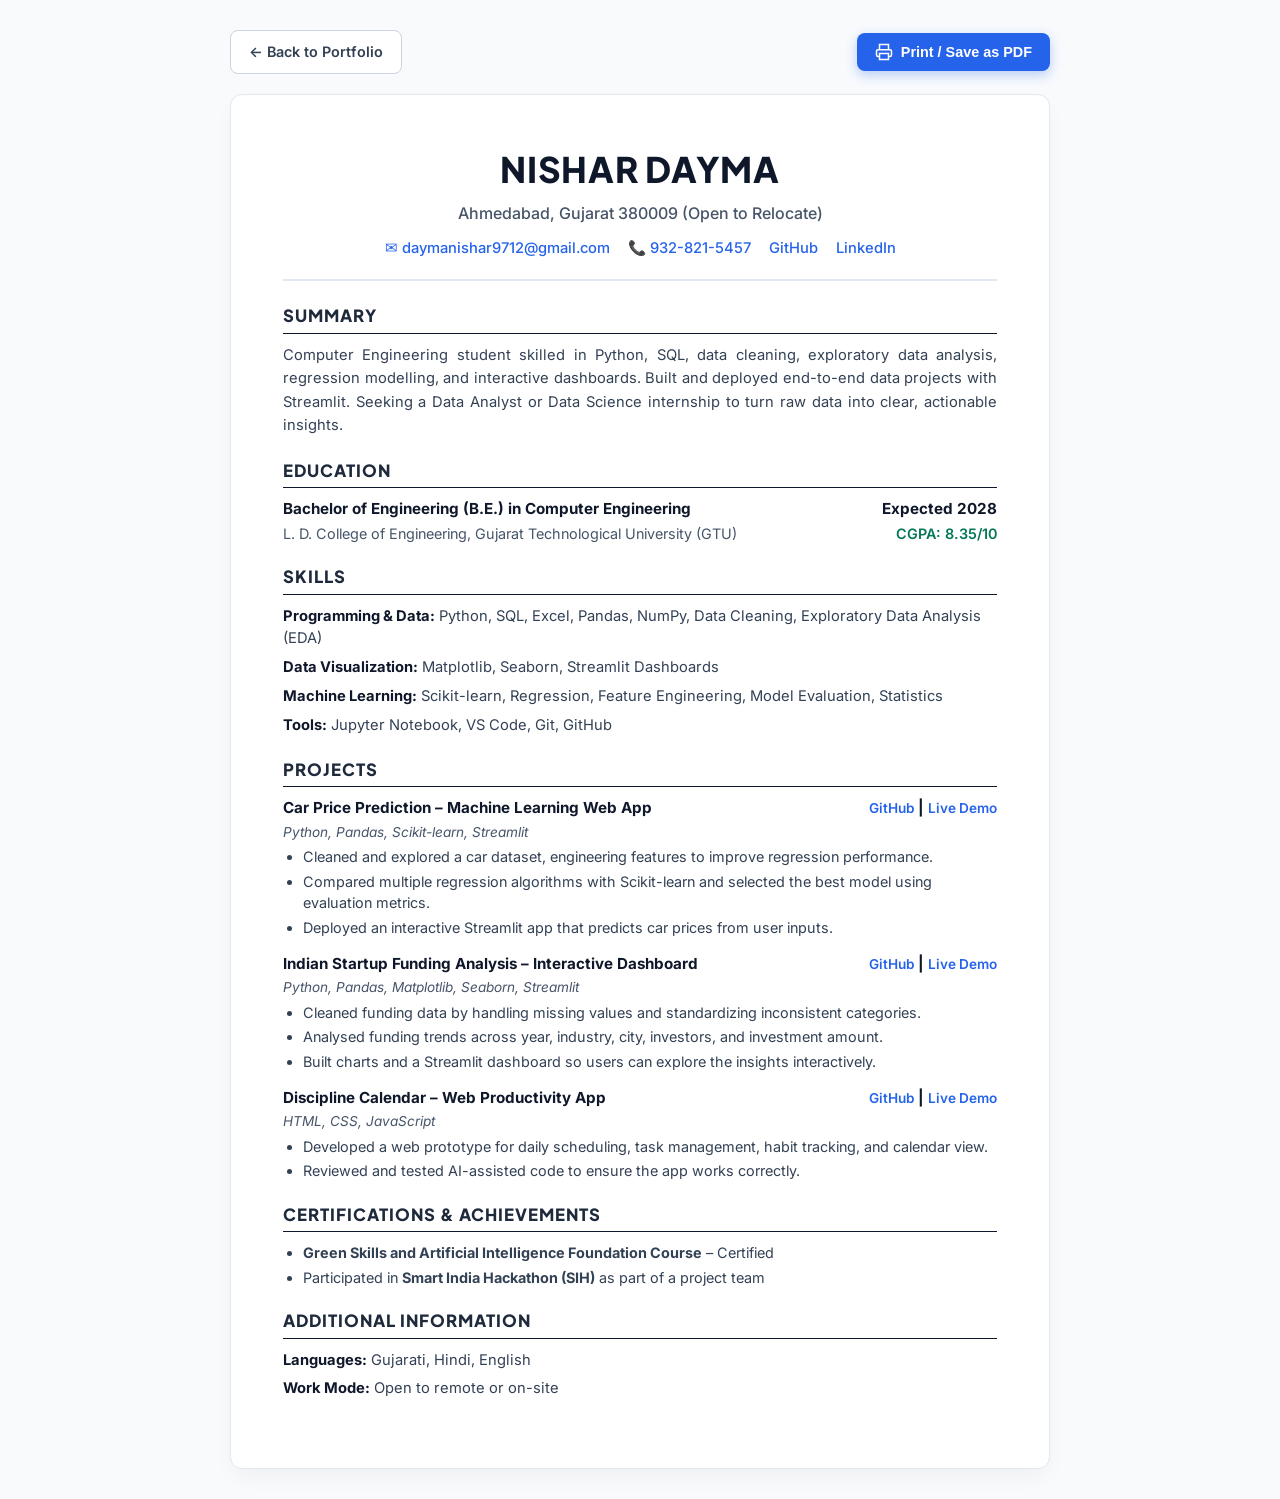
<file: resume.html>
<!DOCTYPE html>
<html lang="en">
<head>
  <meta charset="UTF-8">
  <meta name="viewport" content="width=device-width, initial-scale=1.0">
  <title>Nishar Dayma - Resume / Curriculum Vitae</title>
  <meta name="description" content="Resume of Nishar Dayma - Computer Engineering student at L. D. College of Engineering, GTU. Seeking Data Analyst or Data Science internship.">
  <link rel="preconnect" href="https://fonts.googleapis.com">
  <link rel="preconnect" href="https://fonts.gstatic.com" crossorigin>
  <link href="https://fonts.googleapis.com/css2?family=Inter:wght@400;500;600;700;800&family=Plus+Jakarta+Sans:wght@600;700;800&family=JetBrains+Mono:wght@400;500&display=swap" rel="stylesheet">
  <style>
    :root {
      --primary: #1e293b;
      --accent: #2563eb;
      --text: #0f172a;
      --text-muted: #475569;
      --border: #e2e8f0;
      --bg-page: #f8fafc;
      --bg-card: #ffffff;
    }

    * {
      box-sizing: border-box;
      margin: 0;
      padding: 0;
    }

    body {
      font-family: 'Inter', -apple-system, BlinkMacSystemFont, sans-serif;
      background-color: var(--bg-page);
      color: var(--text);
      line-height: 1.5;
      padding: 30px 16px;
    }

    .toolbar {
      max-width: 820px;
      margin: 0 auto 20px auto;
      display: flex;
      justify-content: space-between;
      align-items: center;
      gap: 12px;
      flex-wrap: wrap;
    }

    .btn {
      display: inline-flex;
      align-items: center;
      gap: 8px;
      padding: 10px 18px;
      border-radius: 8px;
      font-size: 0.9rem;
      font-weight: 600;
      cursor: pointer;
      text-decoration: none;
      transition: all 0.2s ease;
    }

    .btn-back {
      background: #ffffff;
      color: #334155;
      border: 1px solid #cbd5e1;
    }
    .btn-back:hover {
      background: #f1f5f9;
      color: #0f172a;
    }

    .btn-print {
      background: #2563eb;
      color: #ffffff;
      border: none;
      box-shadow: 0 4px 12px rgba(37, 99, 235, 0.3);
    }
    .btn-print:hover {
      background: #1d4ed8;
    }

    /* Resume Page Container (Standard A4 / Letter format) */
    .resume-container {
      max-width: 820px;
      margin: 0 auto;
      background: var(--bg-card);
      border: 1px solid var(--border);
      border-radius: 12px;
      padding: 48px 52px;
      box-shadow: 0 10px 25px -5px rgba(0, 0, 0, 0.05);
    }

    /* Header */
    .resume-header {
      text-align: center;
      padding-bottom: 20px;
      border-bottom: 2px solid var(--border);
      margin-bottom: 22px;
    }

    .candidate-name {
      font-family: 'Plus Jakarta Sans', sans-serif;
      font-size: 2.2rem;
      font-weight: 800;
      letter-spacing: 0.02em;
      color: #0f172a;
      text-transform: uppercase;
      margin-bottom: 6px;
    }

    .candidate-location {
      font-size: 1rem;
      color: var(--text-muted);
      margin-bottom: 12px;
      font-weight: 500;
    }

    .contact-links {
      display: flex;
      justify-content: center;
      align-items: center;
      flex-wrap: wrap;
      gap: 18px;
      font-size: 0.92rem;
    }

    .contact-item {
      display: inline-flex;
      align-items: center;
      gap: 6px;
      color: #2563eb;
      text-decoration: none;
      font-weight: 500;
    }

    .contact-item:hover {
      text-decoration: underline;
    }

    /* Sections */
    .resume-section {
      margin-bottom: 20px;
    }

    .section-title {
      font-family: 'Plus Jakarta Sans', sans-serif;
      font-size: 1.05rem;
      font-weight: 800;
      letter-spacing: 0.06em;
      text-transform: uppercase;
      color: #1e293b;
      border-bottom: 1.5px solid #0f172a;
      padding-bottom: 4px;
      margin-bottom: 10px;
    }

    .summary-text {
      font-size: 0.92rem;
      color: #334155;
      line-height: 1.6;
      text-align: justify;
    }

    /* Education Item */
    .edu-header {
      display: flex;
      justify-content: space-between;
      align-items: baseline;
      font-weight: 700;
      font-size: 0.95rem;
      color: #0f172a;
    }

    .edu-sub {
      display: flex;
      justify-content: space-between;
      font-size: 0.9rem;
      color: var(--text-muted);
      margin-top: 2px;
    }

    .cgpa-badge {
      font-weight: 600;
      color: #047857;
    }

    /* Skills block */
    .skills-group {
      margin-bottom: 6px;
      font-size: 0.92rem;
      line-height: 1.55;
    }

    .skill-cat {
      font-weight: 700;
      color: #0f172a;
    }

    .skill-items {
      color: #334155;
    }

    /* Projects block */
    .project-entry {
      margin-bottom: 14px;
    }

    .project-header-row {
      display: flex;
      justify-content: space-between;
      align-items: baseline;
      font-size: 0.95rem;
      font-weight: 700;
      margin-bottom: 2px;
    }

    .project-name {
      color: #0f172a;
    }

    .project-links a {
      color: #2563eb;
      text-decoration: none;
      font-size: 0.85rem;
      font-weight: 600;
    }

    .project-links a:hover {
      text-decoration: underline;
    }

    .project-stack {
      font-size: 0.85rem;
      color: #475569;
      font-style: italic;
      margin-bottom: 4px;
    }

    ul.project-bullets, ul.cert-bullets {
      padding-left: 20px;
    }

    ul.project-bullets li, ul.cert-bullets li {
      font-size: 0.9rem;
      color: #334155;
      line-height: 1.5;
      margin-bottom: 3px;
    }

    /* Print Styles */
    @media print {
      body {
        background-color: #ffffff;
        padding: 0;
      }
      .toolbar {
        display: none !important;
      }
      .resume-container {
        border: none;
        box-shadow: none;
        padding: 0;
        max-width: 100%;
      }
      a {
        color: #0f172a !important;
        text-decoration: none !important;
      }
    }
  </style>
</head>
<body>

  <!-- Top Action Toolbar -->
  <div class="toolbar">
    <a href="index.html" class="btn btn-back">
      ← Back to Portfolio
    </a>
    <button onclick="window.print()" class="btn btn-print">
      <svg width="18" height="18" viewBox="0 0 24 24" fill="none" stroke="currentColor" stroke-width="2">
        <path d="M6 9V2h12v7M6 18H4a2 2 0 0 1-2-2v-5a2 2 0 0 1 2-2h16a2 2 0 0 1 2 2v5a2 2 0 0 1-2 2h-2"/>
        <path d="M6 14h12v8H6z"/>
      </svg>
      Print / Save as PDF
    </button>
  </div>

  <!-- A4 Printable Resume Container -->
  <main class="resume-container">
    <!-- Header -->
    <header class="resume-header">
      <h1 class="candidate-name">Nishar Dayma</h1>
      <p class="candidate-location">Ahmedabad, Gujarat 380009 (Open to Relocate)</p>
      <div class="contact-links">
        <a href="mailto:daymanishar9712@gmail.com" class="contact-item">
          ✉ daymanishar9712@gmail.com
        </a>
        <a href="tel:9328215457" class="contact-item">
          📞 932-821-5457
        </a>
        <a href="https://github.com/Nishar9712" target="_blank" rel="noopener noreferrer" class="contact-item">
          GitHub
        </a>
        <a href="https://linkedin.com/" target="_blank" rel="noopener noreferrer" class="contact-item">
          LinkedIn
        </a>
      </div>
    </header>

    <!-- Summary -->
    <section class="resume-section">
      <h2 class="section-title">Summary</h2>
      <p class="summary-text">
        Computer Engineering student skilled in Python, SQL, data cleaning, exploratory data analysis, regression modelling, and interactive dashboards. Built and deployed end-to-end data projects with Streamlit. Seeking a Data Analyst or Data Science internship to turn raw data into clear, actionable insights.
      </p>
    </section>

    <!-- Education -->
    <section class="resume-section">
      <h2 class="section-title">Education</h2>
      <div class="edu-header">
        <span>Bachelor of Engineering (B.E.) in Computer Engineering</span>
        <span>Expected 2028</span>
      </div>
      <div class="edu-sub">
        <span>L. D. College of Engineering, Gujarat Technological University (GTU)</span>
        <span class="cgpa-badge">CGPA: 8.35/10</span>
      </div>
    </section>

    <!-- Skills -->
    <section class="resume-section">
      <h2 class="section-title">Skills</h2>
      <div class="skills-group">
        <span class="skill-cat">Programming & Data:</span>
        <span class="skill-items">Python, SQL, Excel, Pandas, NumPy, Data Cleaning, Exploratory Data Analysis (EDA)</span>
      </div>
      <div class="skills-group">
        <span class="skill-cat">Data Visualization:</span>
        <span class="skill-items">Matplotlib, Seaborn, Streamlit Dashboards</span>
      </div>
      <div class="skills-group">
        <span class="skill-cat">Machine Learning:</span>
        <span class="skill-items">Scikit-learn, Regression, Feature Engineering, Model Evaluation, Statistics</span>
      </div>
      <div class="skills-group">
        <span class="skill-cat">Tools:</span>
        <span class="skill-items">Jupyter Notebook, VS Code, Git, GitHub</span>
      </div>
    </section>

    <!-- Projects -->
    <section class="resume-section">
      <h2 class="section-title">Projects</h2>
      
      <!-- Project 1 -->
      <article class="project-entry">
        <div class="project-header-row">
          <span class="project-name">Car Price Prediction – Machine Learning Web App</span>
          <span class="project-links">
            <a href="https://github.com/Nishar9712" target="_blank" rel="noopener noreferrer">GitHub</a> | 
            <a href="#" target="_blank" rel="noopener noreferrer">Live Demo</a>
          </span>
        </div>
        <div class="project-stack">Python, Pandas, Scikit-learn, Streamlit</div>
        <ul class="project-bullets">
          <li>Cleaned and explored a car dataset, engineering features to improve regression performance.</li>
          <li>Compared multiple regression algorithms with Scikit-learn and selected the best model using evaluation metrics.</li>
          <li>Deployed an interactive Streamlit app that predicts car prices from user inputs.</li>
        </ul>
      </article>

      <!-- Project 2 -->
      <article class="project-entry">
        <div class="project-header-row">
          <span class="project-name">Indian Startup Funding Analysis – Interactive Dashboard</span>
          <span class="project-links">
            <a href="https://github.com/Nishar9712" target="_blank" rel="noopener noreferrer">GitHub</a> | 
            <a href="#" target="_blank" rel="noopener noreferrer">Live Demo</a>
          </span>
        </div>
        <div class="project-stack">Python, Pandas, Matplotlib, Seaborn, Streamlit</div>
        <ul class="project-bullets">
          <li>Cleaned funding data by handling missing values and standardizing inconsistent categories.</li>
          <li>Analysed funding trends across year, industry, city, investors, and investment amount.</li>
          <li>Built charts and a Streamlit dashboard so users can explore the insights interactively.</li>
        </ul>
      </article>

      <!-- Project 3 -->
      <article class="project-entry">
        <div class="project-header-row">
          <span class="project-name">Discipline Calendar – Web Productivity App</span>
          <span class="project-links">
            <a href="https://github.com/Nishar9712" target="_blank" rel="noopener noreferrer">GitHub</a> | 
            <a href="#" target="_blank" rel="noopener noreferrer">Live Demo</a>
          </span>
        </div>
        <div class="project-stack">HTML, CSS, JavaScript</div>
        <ul class="project-bullets">
          <li>Developed a web prototype for daily scheduling, task management, habit tracking, and calendar view.</li>
          <li>Reviewed and tested AI-assisted code to ensure the app works correctly.</li>
        </ul>
      </article>
    </section>

    <!-- Certifications & Achievements -->
    <section class="resume-section">
      <h2 class="section-title">Certifications & Achievements</h2>
      <ul class="cert-bullets">
        <li><strong>Green Skills and Artificial Intelligence Foundation Course</strong> – Certified</li>
        <li>Participated in <strong>Smart India Hackathon (SIH)</strong> as part of a project team</li>
      </ul>
    </section>

    <!-- Additional Information -->
    <section class="resume-section">
      <h2 class="section-title">Additional Information</h2>
      <div class="skills-group">
        <span class="skill-cat">Languages:</span>
        <span class="skill-items">Gujarati, Hindi, English</span>
      </div>
      <div class="skills-group">
        <span class="skill-cat">Work Mode:</span>
        <span class="skill-items">Open to remote or on-site</span>
      </div>
    </section>
  </main>

</body>
</html>
</file>
